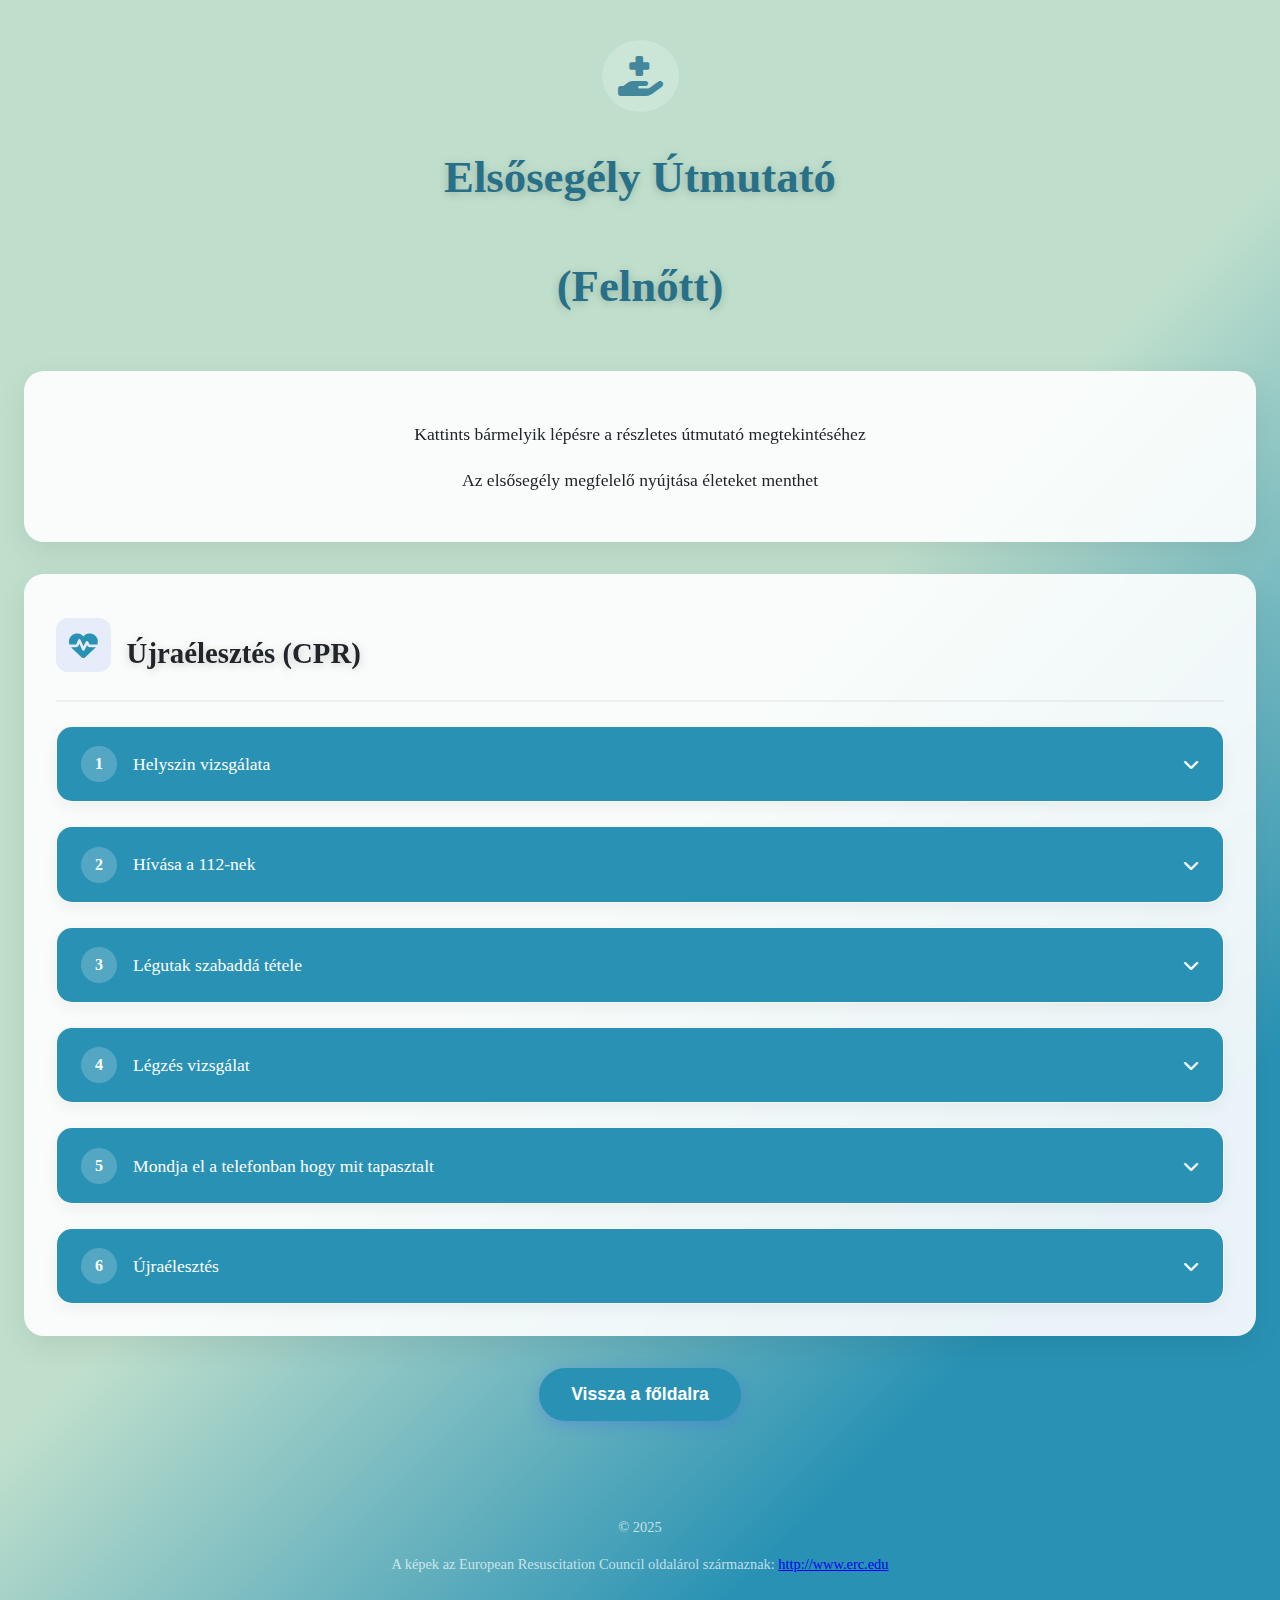
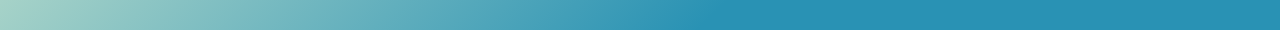
<file: felnott.html>
<!DOCTYPE html>
<html lang="en">
<head>
    <meta charset="UTF-8">
    <meta name="viewport" content="width=device-width, initial-scale=1.0">
    <link rel="stylesheet" href="https://cdnjs.cloudflare.com/ajax/libs/font-awesome/6.4.0/css/all.min.css">
    <link rel="stylesheet" href="card.css">
    
    <title>Te is menthetsz életet - a hősök köztünk élnek</title>
</head>
<body>
  <div class="container">
        <header>
            <div class="logo">
                <i class="fas fa-hand-holding-medical"></i>
            </div>
            <h1>Elsősegély Útmutató</h1>
            <h2>(Felnőtt)</h2>
        </header>
        
        <div class="instructions">
            <p>Kattints bármelyik lépésre a részletes útmutató megtekintéséhez</p>
            <p>Az elsősegély megfelelő nyújtása életeket menthet</p>
        </div>
        
        
                        <div class="section">
                <div class="section-title">
                    <i class="fas fa-heartbeat"></i>
                    <h2>Újraélesztés (CPR)</h2>
                </div>
                
                <div class="cards-grid">
                    <div class="card" onclick="toggleCard(this)">
                        <div class="card-header">
                            <div class="step-badge">1</div>
                            <div class="card-title">Helyszin vizsgálata</div>
                            <i class="fas fa-chevron-down"></i>
                        </div>
                        <div class="card-content">
                            Nézze meg, hogy biztonságos –e a helyszín, ha igen, menjen oda a sérülthöz. Szólítsa meg hangosan, ha nem reagál, térdeljen le mellé, szólítsa meg újra, majd rázza meg a vállát.
                            <br><img src="adultimage/felnott1.jpg" alt="1lepes">
                        </div>
                    </div>
                    
                    <div class="card" onclick="toggleCard(this)">
                        <div class="card-header">
                            <div class="step-badge">2</div>
                            <div class="card-title">Hívása a 112-nek</div>
                            <i class="fas fa-chevron-down"></i>
                        </div>
                        <div class="card-content">
                            Ha továbbra sem reagál, nézzen körül, ha lát maga körül embereket, szóljon nekik, hogy hívjanak mentőt, ha nincs Ön körül senki, akkor tárcsázza a 112-t, vagy indítsa el az ÉletMentő appot.
                            <br><img src="adultimage/felnott2.jpg" alt="2lepes">
                        </div>
                    </div>
                    
                    <div class="card" onclick="toggleCard(this)">
                        <div class="card-header">
                            <div class="step-badge">3</div>
                            <div class="card-title">Légutak szabaddá tétele</div>
                            <i class="fas fa-chevron-down"></i>
                        </div>
                        <div class="card-content">
                            Emelje fel a sérült állát, tegye szabaddá a légutakat.
                            <br><img src="adultimage/felnott3.jpg" alt="3lepes">
                        </div>
                    </div>
                    
                    <div class="card" onclick="toggleCard(this)">
                        <div class="card-header">
                            <div class="step-badge">4</div>
                            <div class="card-title">Légzés vizsgálat</div>
                            <i class="fas fa-chevron-down"></i>
                        </div>
                        <div class="card-content">
                            Hajoljon a sérült fölé és 10 másodpercig vizsgálja a légzését. 10 másodperc alatt 2 erős légvételt kell, hogy halljon.
                            <br><img src="adultimage/felnott4.jpg" alt="4lepes">
                        </div>
                    </div>
                    
                    <div class="card" onclick="toggleCard(this)">
                        <div class="card-header">
                            <div class="step-badge">5</div>
                            <div class="card-title">Mondja el a telefonban hogy mit tapasztalt</div>
                            <i class="fas fa-chevron-down"></i>
                        </div>
                        <div class="card-content">
                            A telefonban a diszpécser végig segíteni fog Önnek! Mondja el, hogy hívják, hol van most pontosan, hány sérült van, milyen sérülést tapasztal. A telefont a mentők kiérkezéséig NE TEGYE LE! 
                            <br><img src="adultimage/kartya5.webp" alt="5lepes">
                        </div>
                    </div>
                    
                    <div class="card" onclick="toggleCard(this)">
                        <div class="card-header">
                            <div class="step-badge">6</div>
                            <div class="card-title">Újraélesztés</div>
                            <i class="fas fa-chevron-down"></i>
                        </div>
                        <div class="card-content">
                           Kezdje meg az újraélesztést. Kulcsolja össze a kezeit, majd a szegycsont végétől 2 ujjnyira helyezze a tenyérgyököt a szegycsontra és nyomja le 5-6 cm mélyen. A lenyomásokat folyamatosan végezze, amíg a mentősök ki nem érnek. Ne feledje: ha nem csinálja tökéletesen, még akkor is többet tesz a betegért, mintha nem csinálna semmit. 
                            <br><img src="adultimage/felnott6.jpg" alt="6lepes">
                        </div>
                    </div>
                </div>
            </div>
        </div>

            
           
        <button class="vissza"><a href="index.html">Vissza a főldalra</a></button>

        <footer>
            <p> &copy; 2025
            <p>A képek az European Resuscitation Council oldalárol származnak: <a href="http://www.erc.edu">http://www.erc.edu</a></p>
            </p>
        </footer>
    </div>


    <script src="card.js"></script>    
</body>
</html>
</file>
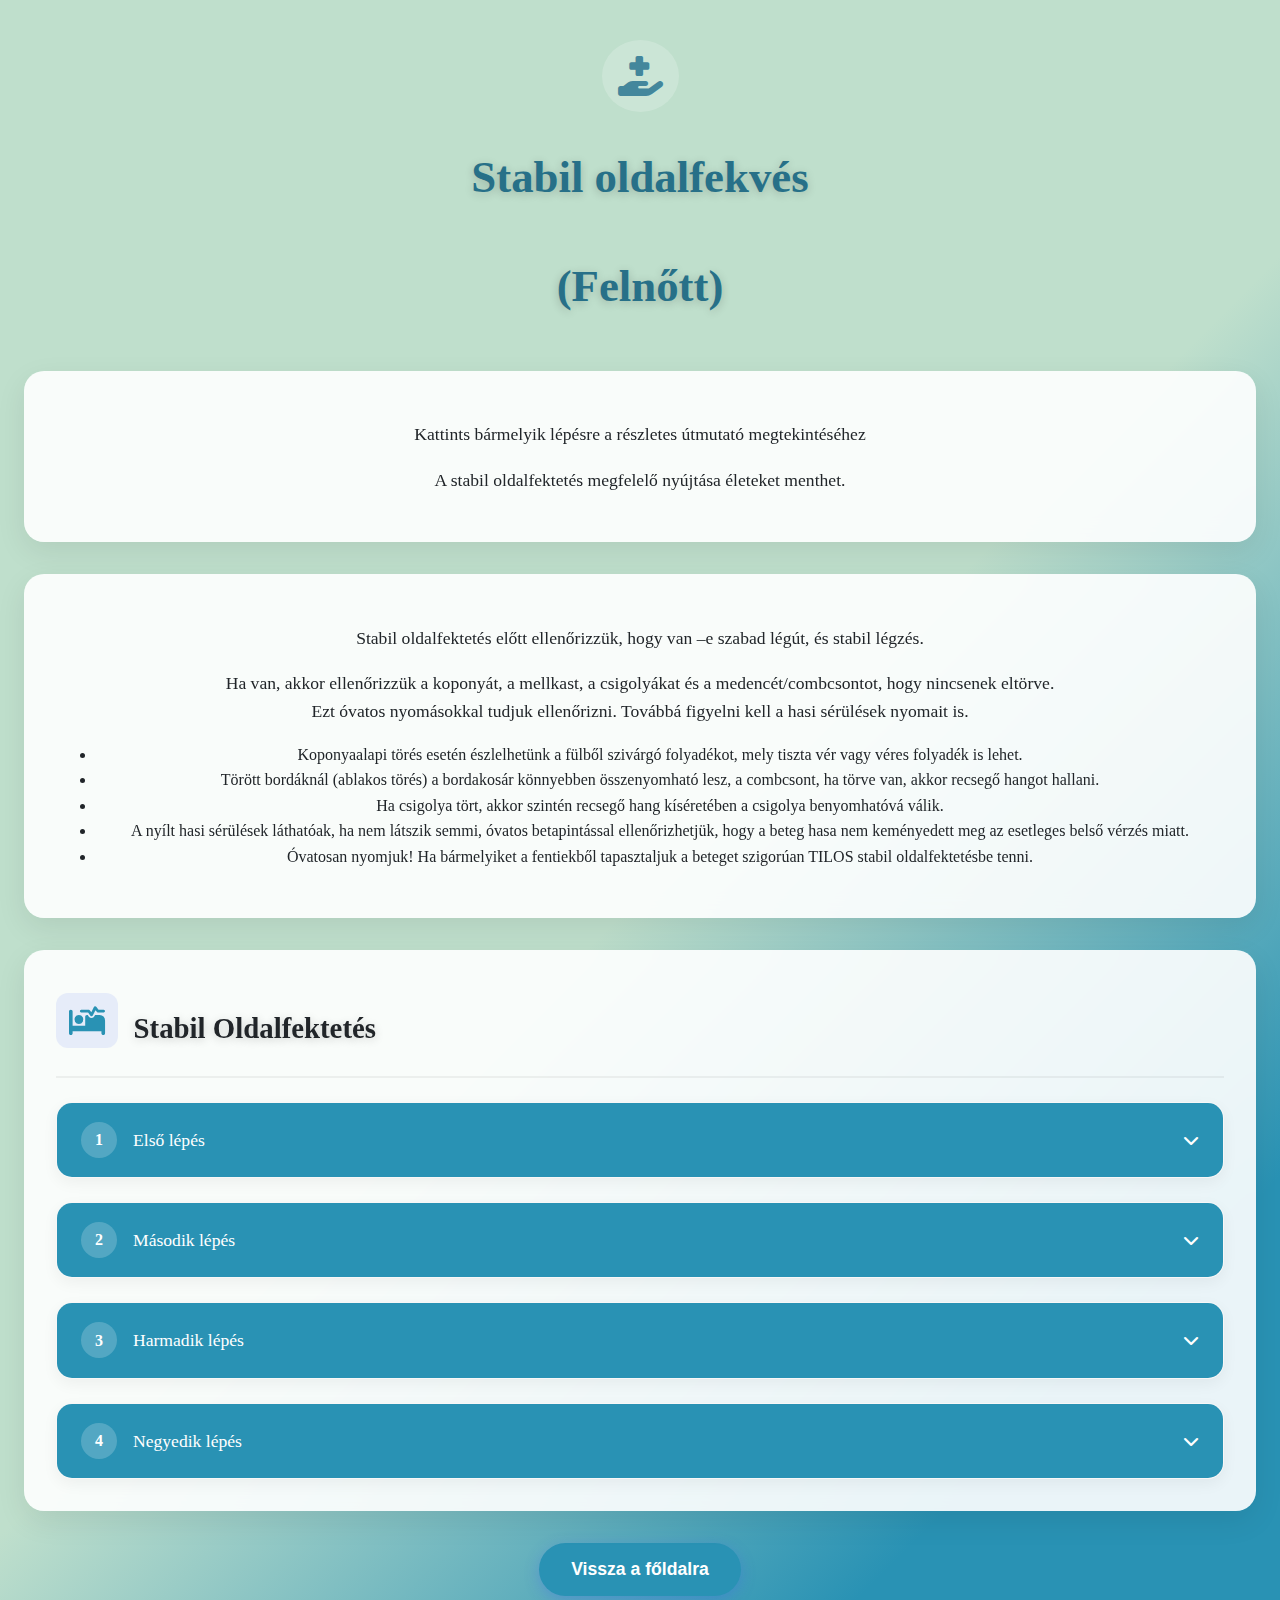
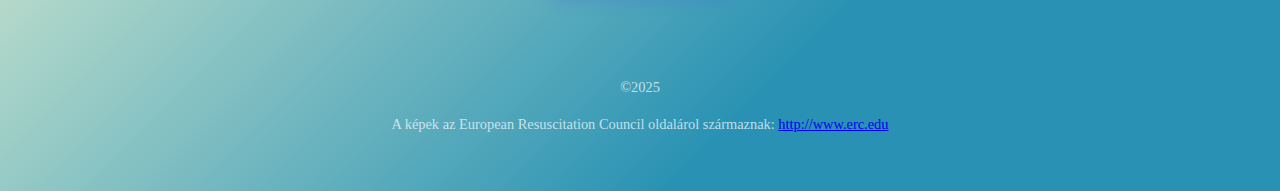
<file: felnott2.html>
<!DOCTYPE html>
<html lang="en">
  <head>
    <meta charset="UTF-8" />
    <meta name="viewport" content="width=device-width, initial-scale=1.0" />
    <link
      rel="stylesheet"
      href="https://cdnjs.cloudflare.com/ajax/libs/font-awesome/6.4.0/css/all.min.css"
    />
    <link rel="stylesheet" href="card.css" />
    <title>Te is menthetsz életet - a hősök köztünk élnek</title>
  </head>
  <body>
    <div class="container">
      <header>
        <div class="logo">
          <i class="fas fa-hand-holding-medical"></i>
        </div>
        <h1>Stabil oldalfekvés</h1>
        <h2>(Felnőtt)</h2>
      </header>

      <div class="instructions">
        <p>Kattints bármelyik lépésre a részletes útmutató megtekintéséhez</p>
        <p>A stabil oldalfektetés megfelelő nyújtása életeket menthet.</p>
      </div>

      <div class="instructions">
        <p>
          Stabil oldalfektetés előtt ellenőrizzük, hogy van –e szabad légút, és
          stabil légzés.
        </p>
        <p>
          Ha van, akkor ellenőrizzük a koponyát, a mellkast, a csigolyákat és a
          medencét/combcsontot, hogy nincsenek eltörve. <br />
          Ezt óvatos nyomásokkal tudjuk ellenőrizni. Továbbá figyelni kell a
          hasi sérülések nyomait is.
        </p>
        <ul>
          <li>
            Koponyaalapi törés esetén észlelhetünk a fülből szivárgó folyadékot,
            mely tiszta vér vagy véres folyadék is lehet.
          </li>
          <li>
            Törött bordáknál (ablakos törés) a bordakosár könnyebben
            összenyomható lesz, a combcsont, ha törve van, akkor recsegő hangot
            hallani.
          </li>
          <li>
            Ha csigolya tört, akkor szintén recsegő hang kíséretében a csigolya
            benyomhatóvá válik.
          </li>
          <li>
            A nyílt hasi sérülések láthatóak, ha nem látszik semmi, óvatos
            betapintással ellenőrizhetjük, hogy a beteg hasa nem keményedett meg
            az esetleges belső vérzés miatt.
          </li>
          <li>
            Óvatosan nyomjuk! Ha bármelyiket a fentiekből tapasztaljuk a beteget
            szigorúan TILOS stabil oldalfektetésbe tenni.
          </li>
        </ul> 
        
      </div>

      <div class="section">
        <div class="section-title">
          <i class="fas fa-procedures"></i>
          <h2>Stabil Oldalfektetés</h2>
        </div>

        <div class="cards-grid">
          <div class="card" onclick="toggleCard(this)">
            <div class="card-header">
              <div class="step-badge">1</div>
              <div class="card-title">Első lépés</div>
              <i class="fas fa-chevron-down"></i>
            </div>
            <div class="card-content">
              Fordítsa a beteget hanyatt, nyújtsa ki mindkét lábát! Térdeljen az
              áldozat mellé, majd az Önhöz közelebb eső kezét helyezze a testre
              merőlegesen kifelé, a könyököt hajlítsa be, a tenyér felfelé
              nézzen!
              <br /><img src="/adultstabil/1.jpg" alt="1lepes" />
            </div>
          </div>

          <div class="card" onclick="toggleCard(this)">
            <div class="card-header">
              <div class="step-badge">2</div>
              <div class="card-title">Második lépés</div>
              <i class="fas fa-chevron-down"></i>
            </div>
            <div class="card-content">
              A másik keze keresztben a mellkason, a kézhát érjen az arcához! A
              tenyerét tartsa itt az átfordítás alatt!
              <br /><img src="/adultstabil/2.jpg" alt="2lepes" />
            </div>
          </div>

          <div class="card" onclick="toggleCard(this)">
            <div class="card-header">
              <div class="step-badge">3</div>
              <div class="card-title">Harmadik lépés</div>
              <i class="fas fa-chevron-down"></i>
            </div>
            <div class="card-content">
              Szabad kezével a távolabbi lábát térdnél behajlítva húzza fel úgy,
              hogy a talp a talajra feküdjön! Az egyik keze maradjon az arcánál,
              a másik kezével a térdénél (combjánál) fogva óvatosan fordítsa át!
              <br /><img src="/adultstabil/3.jpg" alt="3lepes" />
            </div>
          </div>

          <div class="card" onclick="toggleCard(this)">
            <div class="card-header">
              <div class="step-badge">4</div>
              <div class="card-title">Negyedik lépés</div>
              <i class="fas fa-chevron-down"></i>
            </div>
            <div class="card-content">
              Átfordítás után: A lábakat helyezze el a képen látható módon, azaz
              felül lévő végtag csípőízületnél és térdnél is derékszögben legyen
              behajlítva. Az arc alatti tenyeret igazítsa úgy, hogy a fej kissé
              hátra és kissé lefelé legyen! A beteget lehetőleg ne hagyja
              magára, ellenőrizd továbbra is folyamatosan a légzését!
              <br /><img src="adultstabil/4.jpg" alt="4lepes" />
            </div>
          </div>
        </div>
      </div>
    </div>

    <button class="vissza"><a href="index.html">Vissza a főldalra</a></button>
    <footer>
      &copy;2025
      <p>
        A képek az European Resuscitation Council oldalárol származnak:
        <a href="http://www.erc.edu">http://www.erc.edu</a>
      </p>
    </footer>

    <script src="card.js"></script>
  </body>
</html>
</file>
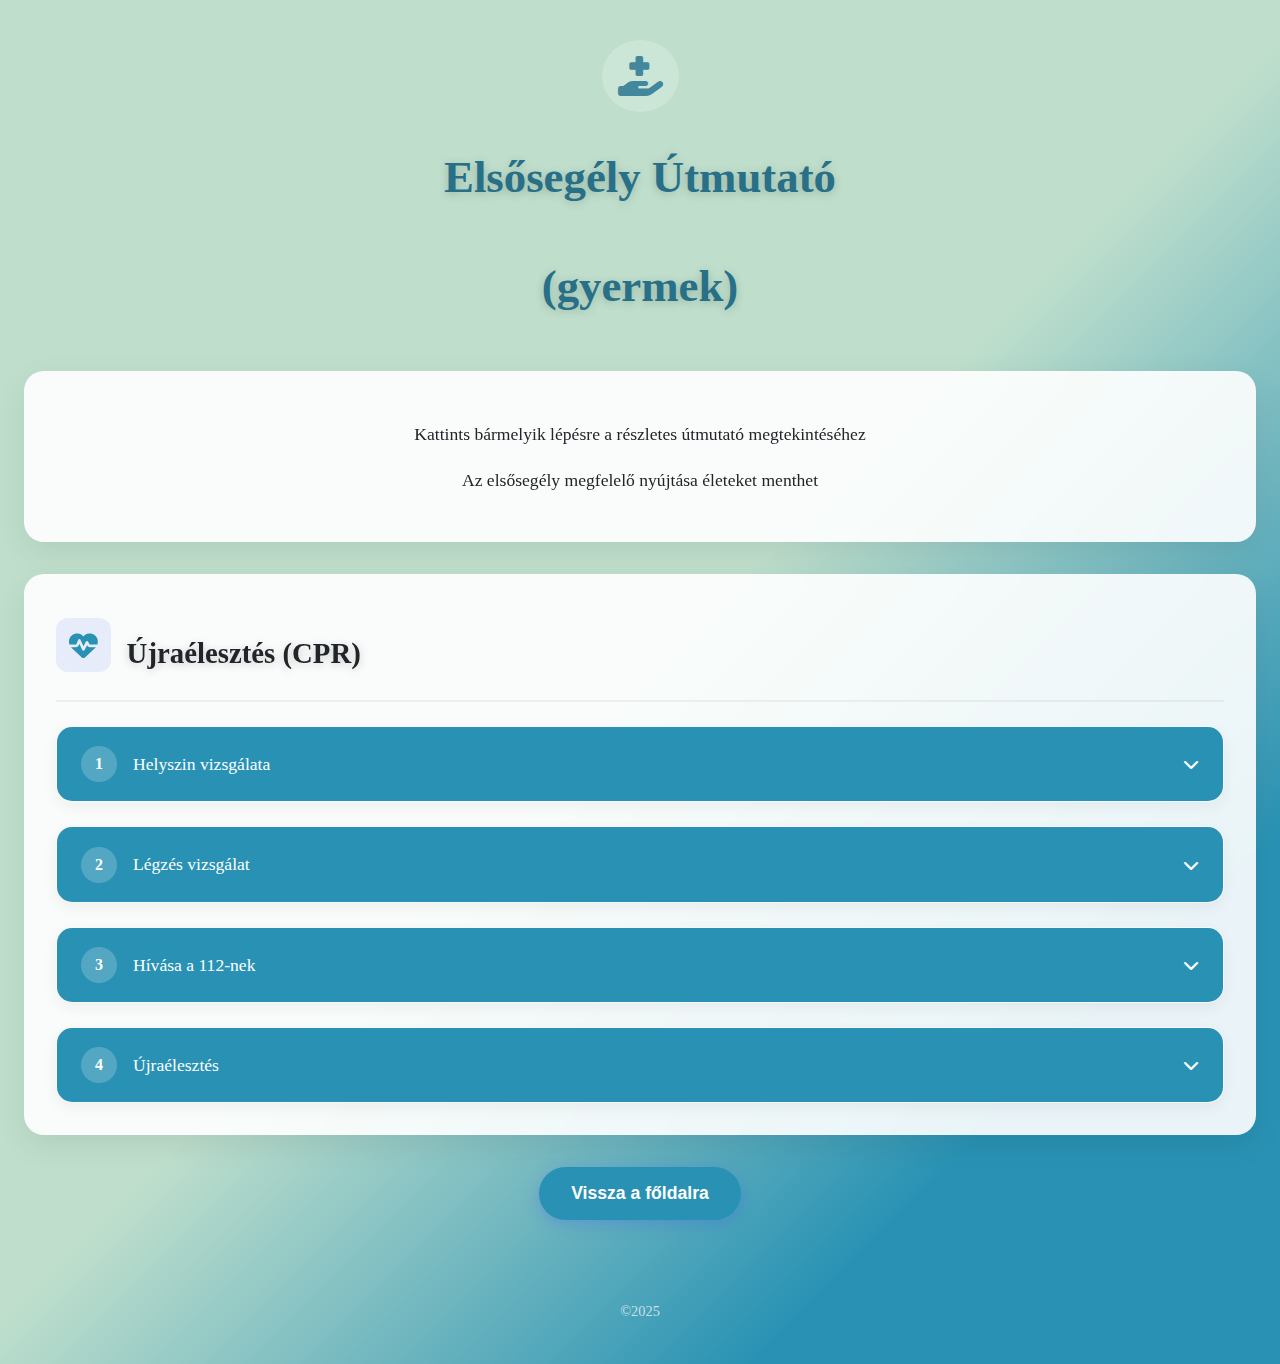
<file: gyerek.html>
<!DOCTYPE html>
<html lang="en">
<head>
    <meta charset="UTF-8">
    <meta name="viewport" content="width=device-width, initial-scale=1.0">
    <link rel="stylesheet" href="https://cdnjs.cloudflare.com/ajax/libs/font-awesome/6.4.0/css/all.min.css">
    <link rel="stylesheet" href="card.css">
    <title>Te is menthetsz életet - a hősök köztünk élnek</title>
</head>
<body>
    
    <div class="container">
        <header>
            <div class="logo">
                <i class="fas fa-hand-holding-medical"></i>
            </div>
            <h1>Elsősegély Útmutató</h1>
            <h2>(gyermek)</h2>
        </header>
        
        <div class="instructions">
            <p>Kattints bármelyik lépésre a részletes útmutató megtekintéséhez</p>
            <p>Az elsősegély megfelelő nyújtása életeket menthet</p>
        </div>
        
        
                        <div class="section">
                <div class="section-title">
                    <i class="fas fa-heartbeat"></i>
                    <h2>Újraélesztés (CPR)</h2>
                </div>
                
                <div class="cards-grid">
                    <div class="card" onclick="toggleCard(this)">
                        <div class="card-header">
                            <div class="step-badge">1</div>
                            <div class="card-title">Helyszin vizsgálata</div>
                            <i class="fas fa-chevron-down"></i>
                        </div>
                        <div class="card-content">
                            Vizsgáld meg, hogy biztonságos –e a terep. Ha igen, menj oda a sérülthöz és jó hangosan köszönj neki: „Jó napot!” Ha nem mozdul, rázd meg a vállát. 
                            <br><img src="kidimage/kartya1.webp" alt="1lepes">
                        </div>
                    </div>
                    
                    <div class="card" onclick="toggleCard(this)">
                        <div class="card-header">
                            <div class="step-badge">2</div>
                            <div class="card-title">Légzés vizsgálat</div>
                            <i class="fas fa-chevron-down"></i>
                        </div>
                        <div class="card-content">
                            Vizsgáld meg, hogy vesz –e levegőt. Kicsit emeld meg az állát és tedd a füledet az orra fölé. Számolj el 10-ig lassan. Ennyi idő alatt 2 levegőt kell, hogy vegyen. 
                            <br><img src="kidimage/kartya2.webp" alt="2lepes">
                        </div>
                    </div>
                    
                    <div class="card" onclick="toggleCard(this)">
                        <div class="card-header">
                            <div class="step-badge">3</div>
                            <div class="card-title">Hívása a 112-nek</div>
                            <i class="fas fa-chevron-down"></i>
                        </div>
                        <div class="card-content">
                            Ha nem hallottad, hogy levegőt vett, akkor hívd a mentősöket a 112 számon. Mondd el hogy hívnak, hol vagy most, mit tapasztaltál. 
                            <br><img src="kidimage/kartya3.webp" alt="3lepes">
                        </div>
                    </div>
                    
                    <div class="card" onclick="toggleCard(this)">
                        <div class="card-header">
                            <div class="step-badge">4</div>
                            <div class="card-title">Újraélesztés</div>
                            <i class="fas fa-chevron-down"></i>
                        </div>
                        <div class="card-content">
                            Mindenben segíteni fognak. Csak tedd, amit mondanak. Amennyire tudod, nyomd le a mellkasát a kemény szegycsont részénél a mellkasán, majd engedd fel. Addig végezd ezt, amíg ki nem érnek a mentősök. 
                            <br><img src="kidimage/kartya4.webp" alt="4lepes">
                        </div>
                    </div>
                    
                   
                </div>
            </div>
        </div>
 





    
 <button class="vissza"><a href="index.html">Vissza a főldalra</a></button>

    <footer>&copy;2025</footer>


    <script src="card.js"></script>    
</body>
</html>
</file>
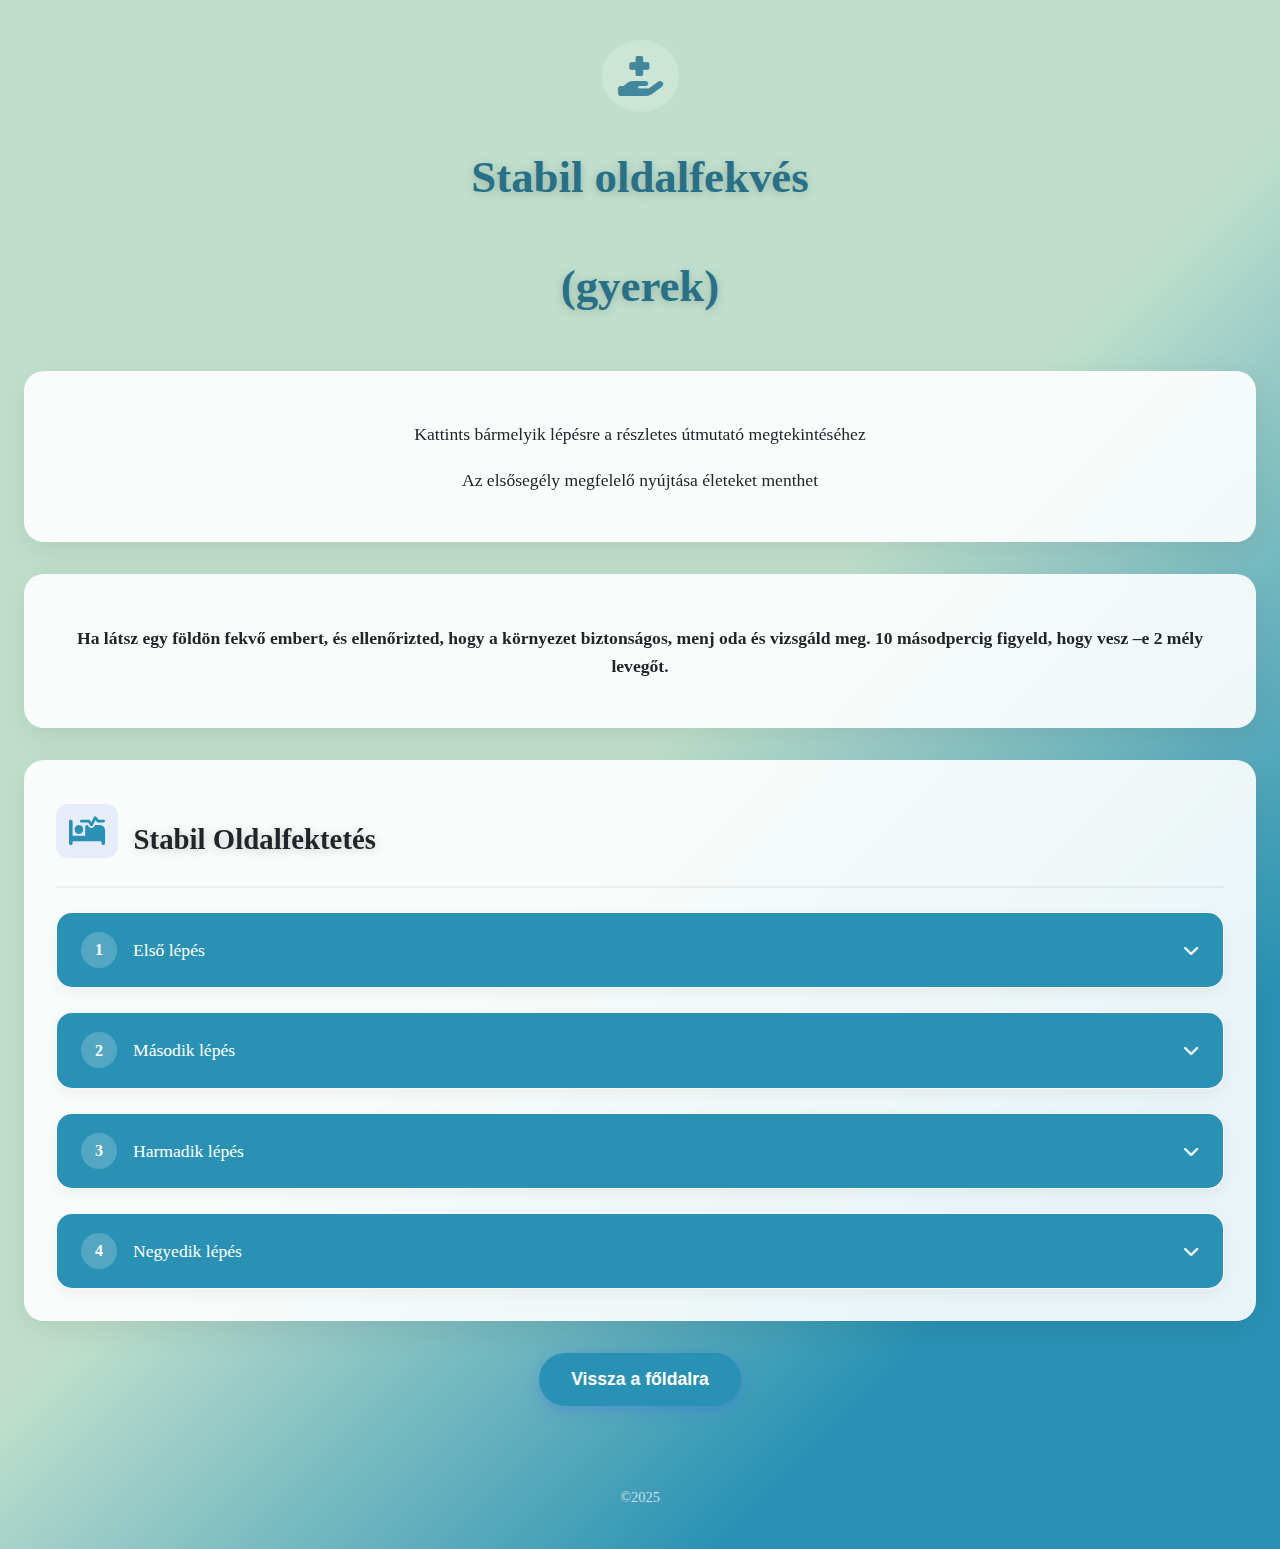
<file: gyerek2.html>
<!DOCTYPE html>
<html lang="en">
  <head>
    <meta charset="UTF-8" />
    <meta name="viewport" content="width=device-width, initial-scale=1.0" />
    <link
      rel="stylesheet"
      href="https://cdnjs.cloudflare.com/ajax/libs/font-awesome/6.4.0/css/all.min.css"
    />
    <link rel="stylesheet" href="card.css" />
    <title>Te is menthetsz életet - a hősök köztünk élnek</title>
  </head>
  <body>
    <div class="container">
      <header>
        <div class="logo">
          <i class="fas fa-hand-holding-medical"></i>
        </div>
        <h1>Stabil oldalfekvés</h1>
        <h2>(gyerek)</h2>
      </header>

      <div class="instructions">
        <p>Kattints bármelyik lépésre a részletes útmutató megtekintéséhez</p>
        <p>Az elsősegély megfelelő nyújtása életeket menthet</p>
      </div>

      <div class="instructions">
        <p>
          <strong>Ha látsz egy földön fekvő embert, és ellenőrizted, hogy a környezet
          biztonságos, menj oda és vizsgáld meg. 10 másodpercig figyeld, hogy
          vesz –e 2 mély levegőt.</strong>
        </p>
      </div>

      <div class="section">
        <div class="section-title">
          <i class="fas fa-procedures"></i>
          <h2>Stabil Oldalfektetés</h2>
        </div>

        <div class="cards-grid">
          <div class="card" onclick="toggleCard(this)">
            <div class="card-header">
              <div class="step-badge">1</div>
              <div class="card-title">Első lépés</div>
              <i class="fas fa-chevron-down"></i>
            </div>
            <div class="card-content">
              Fordítsd a beteget hanyatt, nyújtsd ki mindkét lábát! Térdeljen a
              földön fekvő mellé, majd a hozzád közelebb eső kezét helyezd a
              testtől messze kifelé, a könyököt hajlítsd be, a tenyér felfelé
              nézzen!
              <br /><img src="/kidstabil/1.png" alt="1lepes" />
            </div>
          </div>

          <div class="card" onclick="toggleCard(this)">
            <div class="card-header">
              <div class="step-badge">2</div>
              <div class="card-title">Második lépés</div>
              <i class="fas fa-chevron-down"></i>
            </div>
            <div class="card-content">
              A másik kezét tedd keresztbe a mellkason, a kézhát érjen az
              arcához! A tenyerét tartsd itt az átfordítás alatt!
              <br /><img src="/kidstabil/2.png" alt="2lepes" />
            </div>
          </div>

          <div class="card" onclick="toggleCard(this)">
            <div class="card-header">
              <div class="step-badge">3</div>
              <div class="card-title">Harmadik lépés</div>
              <i class="fas fa-chevron-down"></i>
            </div>
            <div class="card-content">
              Szabad kezeddel a távolabbi lábát térdnél behajlítva húzza fel –ha
              nehéz, a nadrágját is megfoghatod a térdénél- úgy, hogy a lábát
              talpra húzod! Az egyik kezed maradjon az arcánál, a másik kezeddel
              a térdénél (combjánál) fogva óvatosan fordítsa át!
              <br /><img src="/kidstabil/3.png" alt="3lepes" />
            </div>
          </div>

          <div class="card" onclick="toggleCard(this)">
            <div class="card-header">
              <div class="step-badge">4</div>
              <div class="card-title">Negyedik lépés</div>
              <i class="fas fa-chevron-down"></i>
            </div>
            <div class="card-content">
              Átfordítás után: A lábakat helyezd el a képen látható módon, azaz
              felül lévő végtag csípőben és térdnél is derékszögben legyen
              behajlítva. Az arc alatti tenyeret igazítsd úgy, hogy a fej kissé
              hátra és kissé lefelé legyen! A beteget lehetőleg ne hagyd magára,
              ellenőrizd továbbra is folyamatosan a légzését! És hív a 112-t!
              <br /><img src="/kidstabil/4.png" alt="4lepes" />
            </div>
          </div>
        </div>
      </div>
    </div>

    <button class="vissza"><a href="index.html">Vissza a főldalra</a></button>
    <footer>&copy;2025 </footer>

    <script src="card.js"></script>
  </body>
</html>
</file>
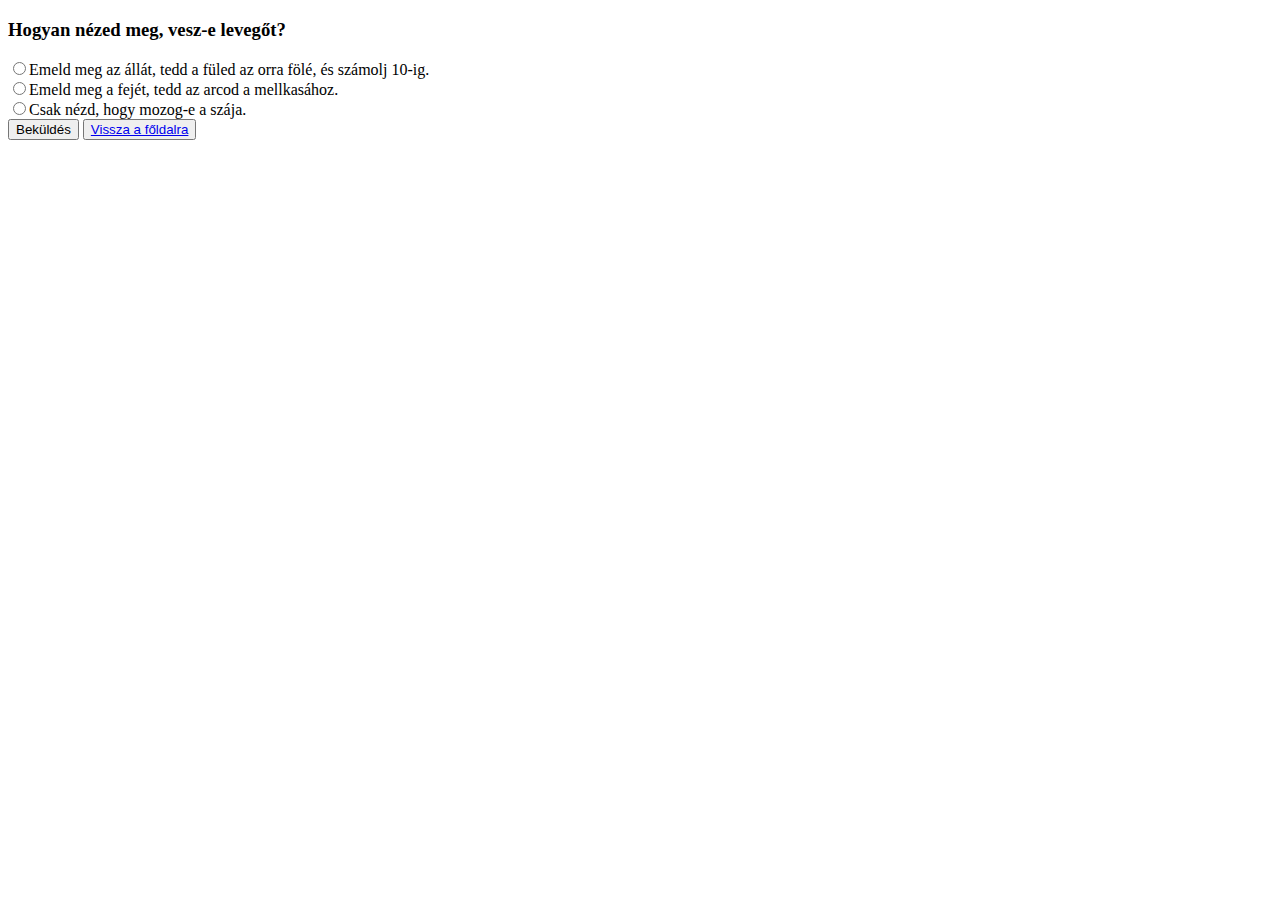
<file: kwiz2.html>
<!DOCTYPE html>
<html lang="en">
<head>
    <meta charset="UTF-8">
    <meta name="viewport" content="width=device-width, initial-scale=1.0">
    <title>Teszt a gyerek kérdőívhez</title>
</head>
<body onload="writeJson()">
    <form action="" id="datas" name="data">
        

    </form>

    <input type="button" value="Beküldés" onclick="Kiszamol()">
    
    
    <button class="vissza"><a href="index.html">Vissza a főldalra</a></button>
    <script src="kwiz2.js"></script>
</body>
</html>
</file>
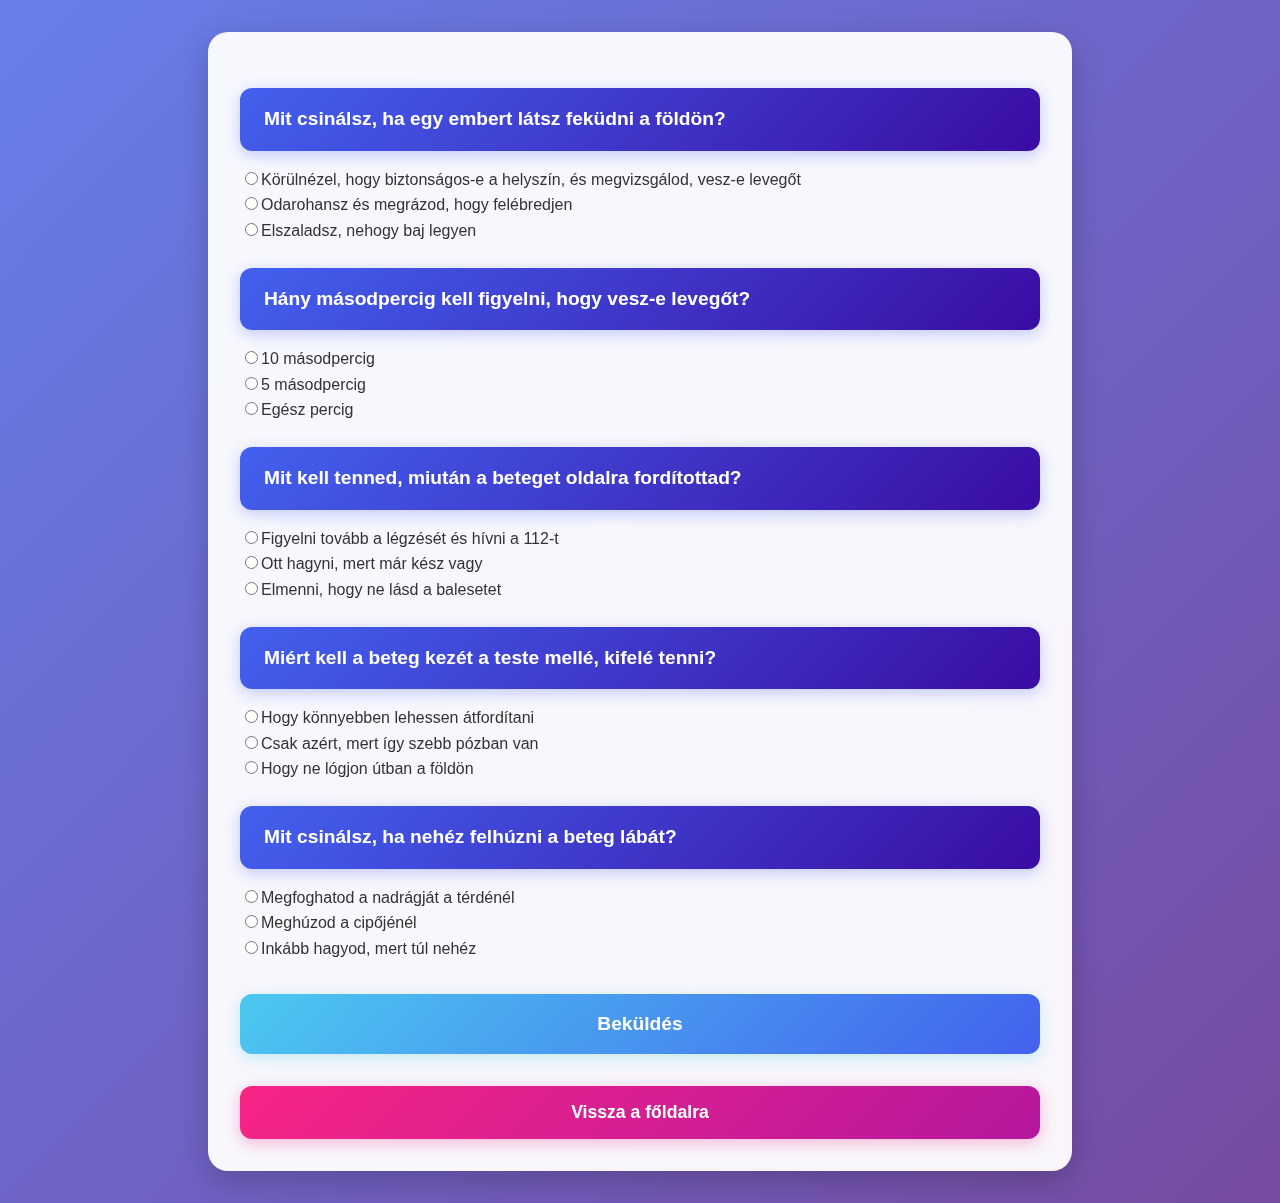
<file: kwiz3.html>
<!DOCTYPE html>
    <html lang="en">
    <head>
        <meta charset="UTF-8">
        <meta name="viewport" content="width=device-width, initial-scale=1.0">
        <link rel="stylesheet" href="qwiz.css">
        <title>Teszt a Felnött kérdőívhez</title>
    </head>
    <body onload="writeJson()">
        <div class="container">
        
        <form action="" id="datas" name="data">
            

        </form>
        <input type="button" value="Beküldés" onclick="Kiszamol()">

        <button class="vissza"><a href="index.html">Vissza a főldalra</a></button>
        </div>
        <script src="kwiz3.js"></script>
    </body>
    </html>
</file>
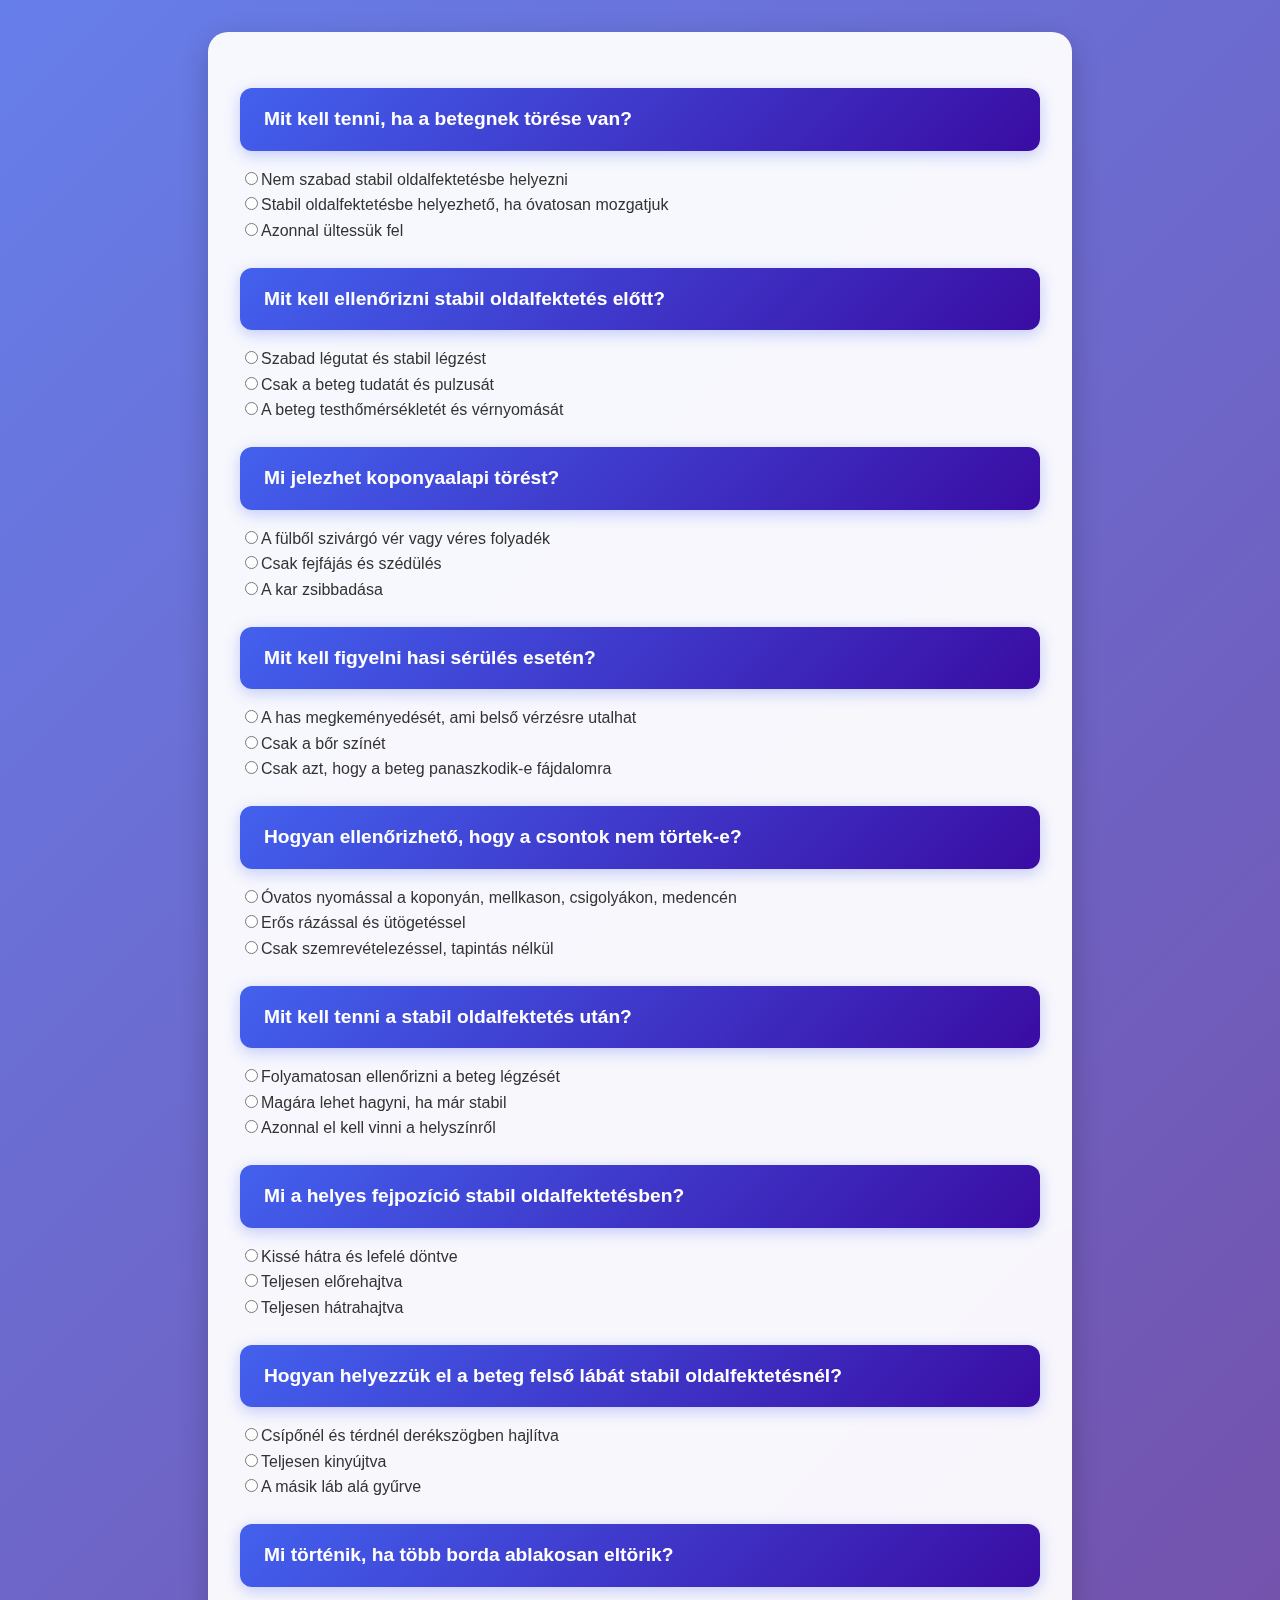
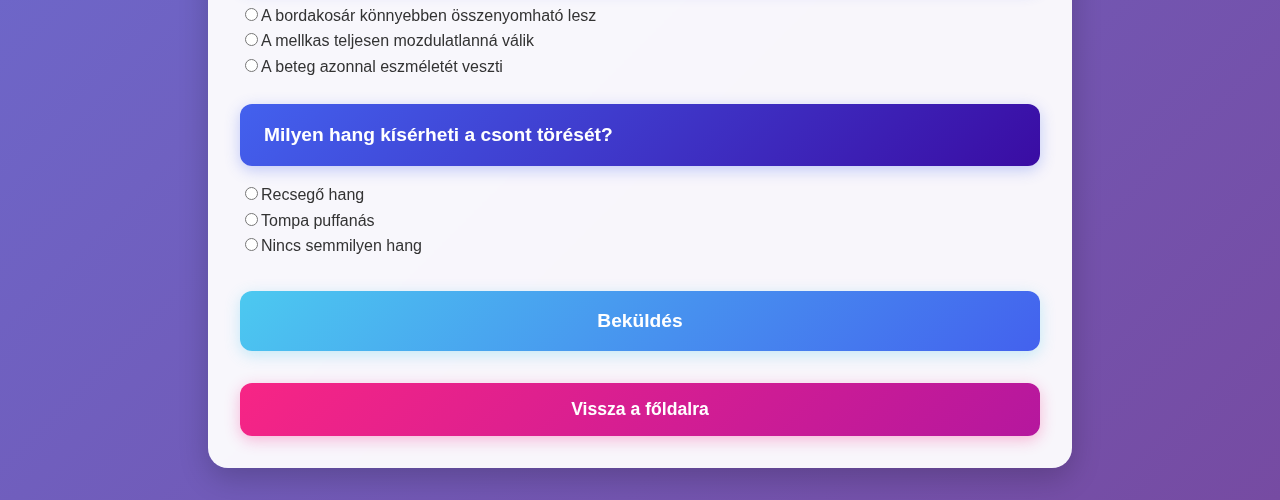
<file: kwiz4.html>
<!DOCTYPE html>
    <html lang="en">
    <head>
        <meta charset="UTF-8">
        <meta name="viewport" content="width=device-width, initial-scale=1.0">
        <link rel="stylesheet" href="qwiz.css">
        <title>Teszt a Felnött kérdőívhez</title>
    </head>
    <body onload="writeJson()">
        <div class="container">
        
        <form action="" id="datas" name="data">
            

        </form>
        <input type="button" value="Beküldés" onclick="Kiszamol()">

        <button class="vissza"><a href="index.html">Vissza a főldalra</a></button>
        </div>
        <script src="kwiz4.js"></script>
    </body>
    </html>
</file>
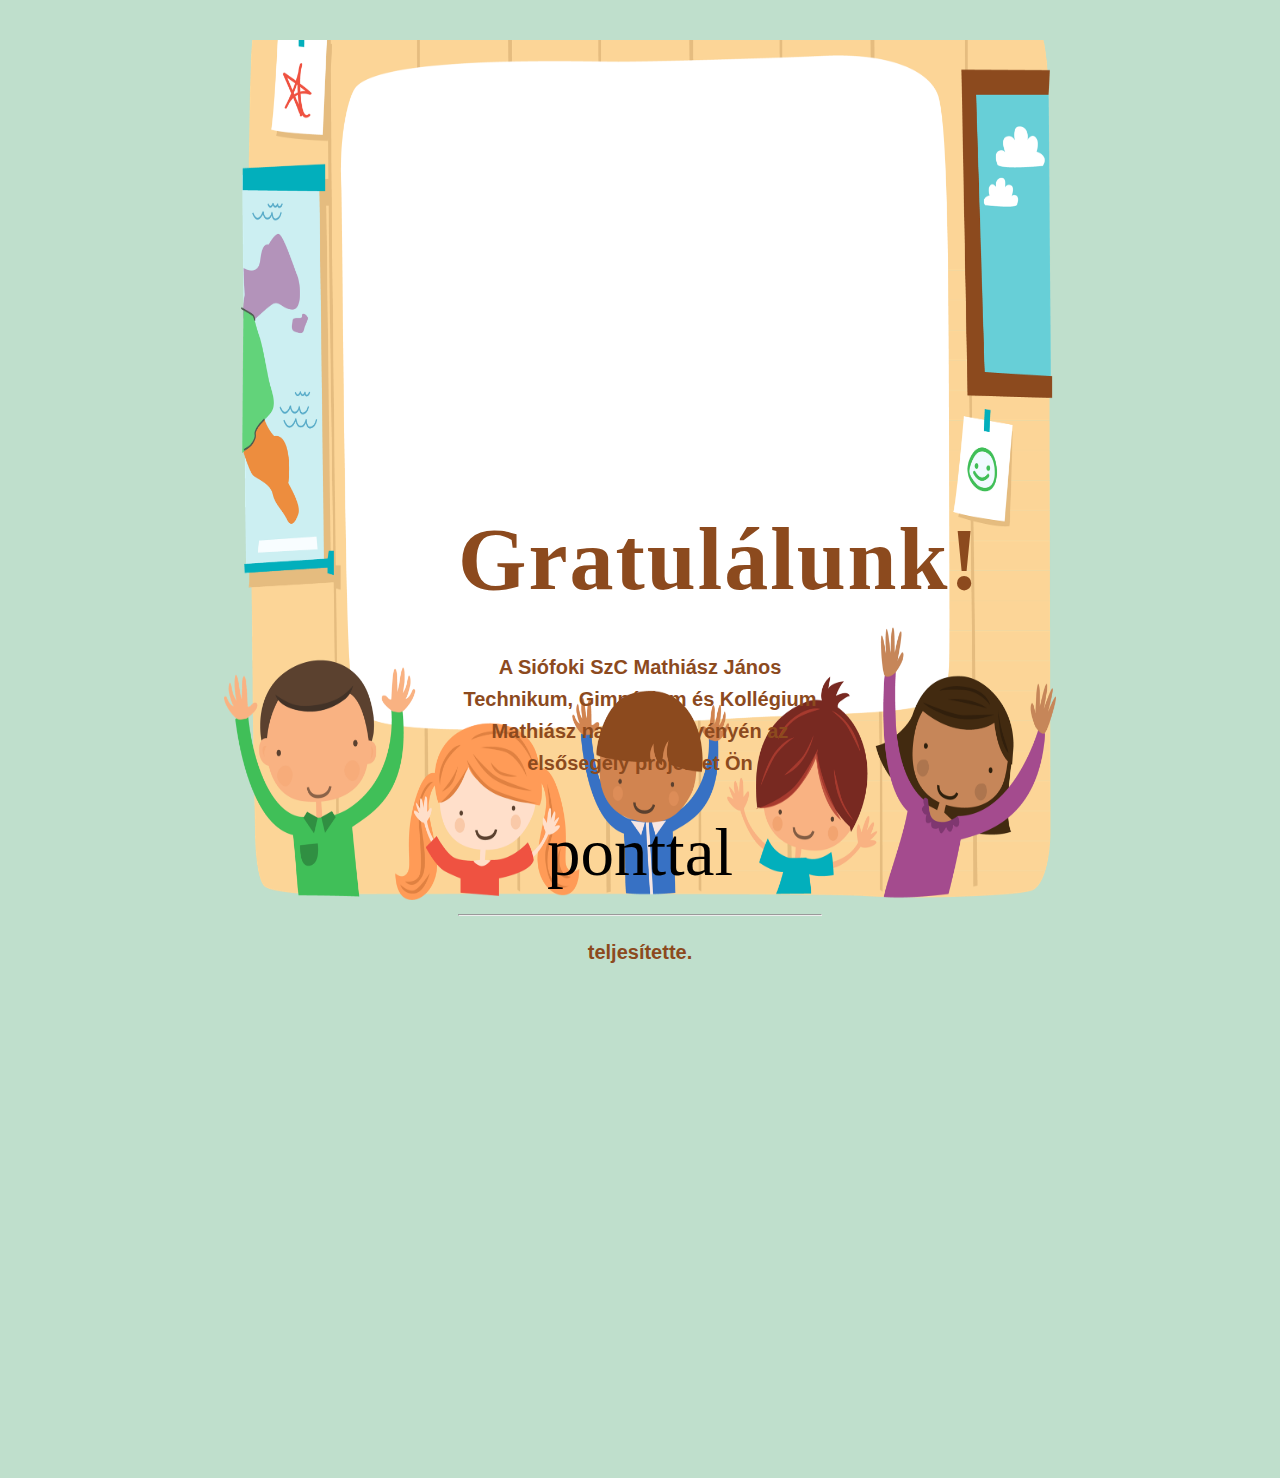
<file: oklevel-felnott.html>
<!DOCTYPE html>
<html lang="hu">
<head>
    <meta charset="UTF-8">
    <meta name="viewport" content="width=device-width, initial-scale=1.0">
    <link rel="stylesheet" href="style.css">
    <link rel="stylesheet" href="wave.css">
    <title>Te is menthetsz életet - a hősök köztünk élnek</title>
    <link rel="preconnect" href="https://fonts.googleapis.com">
    <link rel="preconnect" href="https://fonts.gstatic.com" crossorigin>
    <link href="https://fonts.googleapis.com/css2?family=Mulish:ital,wght@0,200..1000;1,200..1000&display=swap" rel="stylesheet">
</head>
<body>
    <div class="oklevel-felnott">
        <h1 class="h1-felnott">Gratulálunk!</h1>
        <h3 class="h3-felnott">A Siófoki SzC Mathiász János Technikum, Gimnázium és Kollégium Mathiász napi rendezvényén az elsősegély projektet Ön </h3>
        <p class="pont-felnott" id="pont-felnott">ponttal</p>
        <hr>
        <h3 class="h3-felnott">teljesítette.</h3>
        </div>
    </div>
    <script src="java.js"></script>  
</body>
</html>
</file>
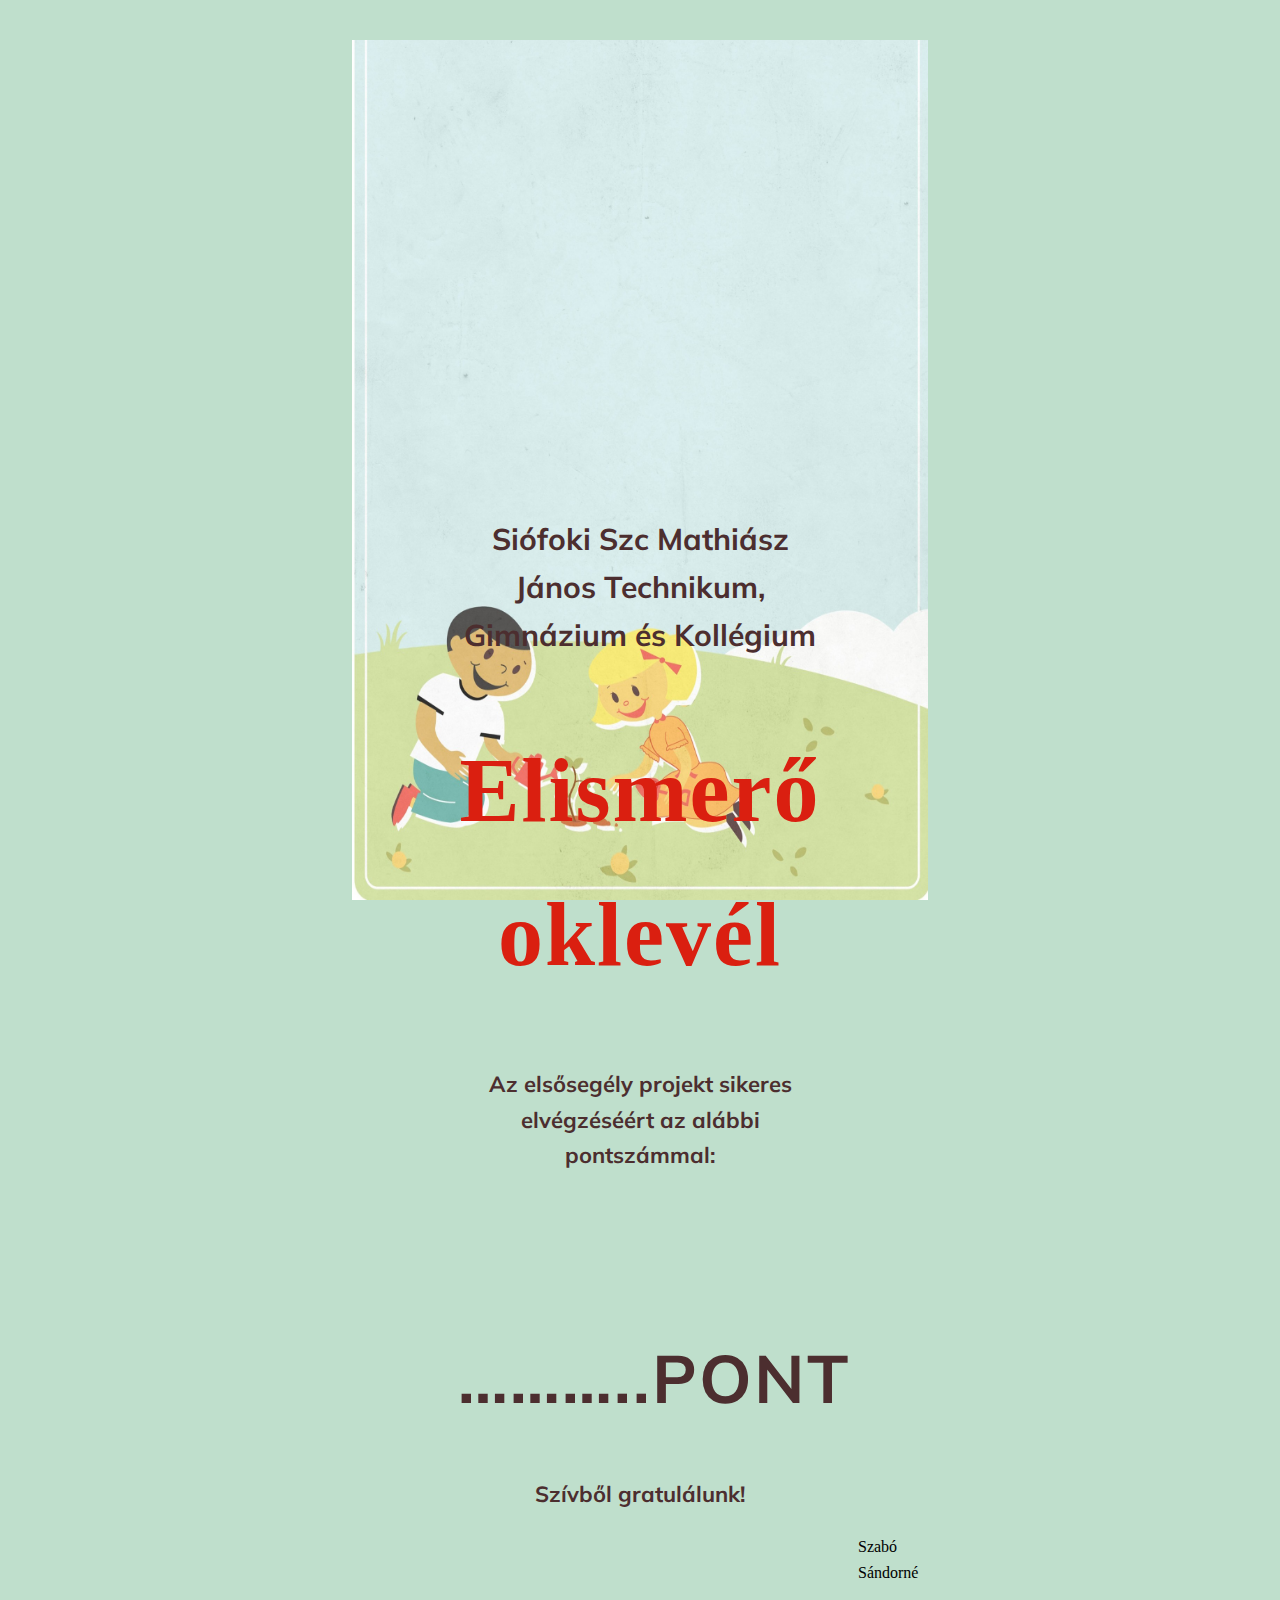
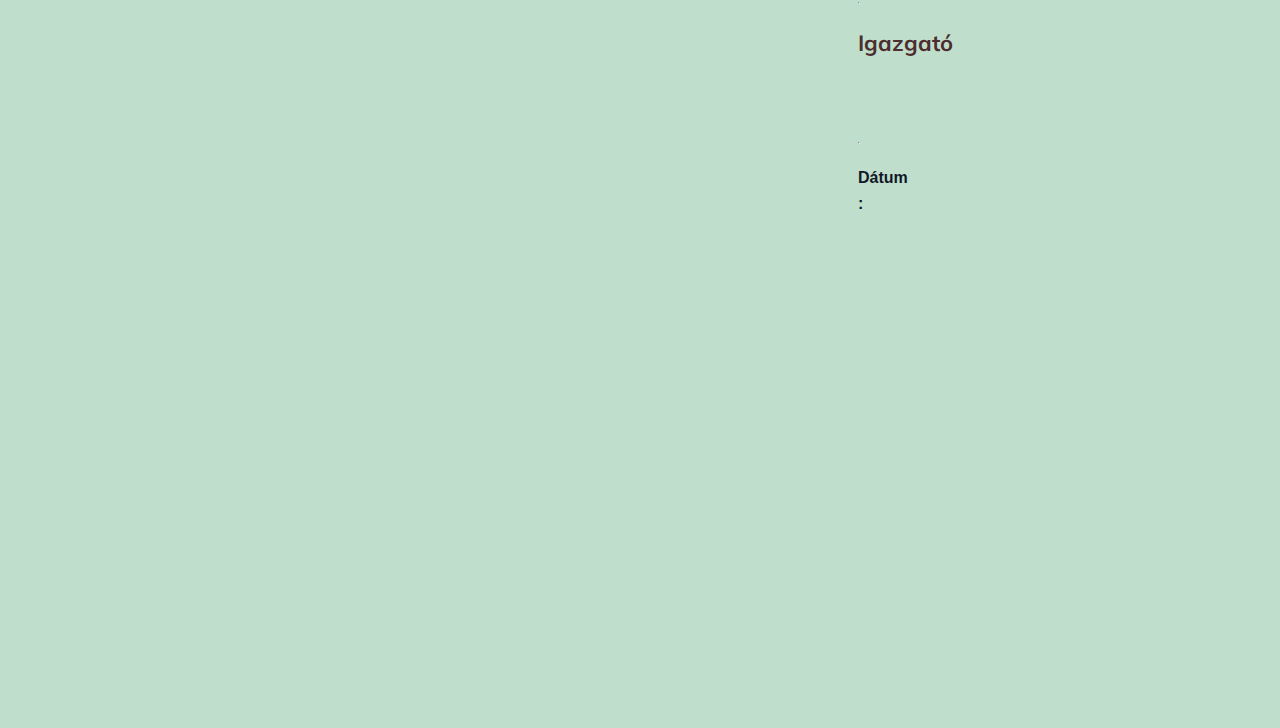
<file: oklevel-gyerek.html>
<!DOCTYPE html>
<html lang="hu">
<head>
    <meta charset="UTF-8">
    <meta name="viewport" content="width=device-width, initial-scale=1.0">
    <link rel="stylesheet" href="style.css">
    <link rel="stylesheet" href="wave.css">
    <title>Te is menthetsz életet - a hősök köztünk élnek</title>
    <link rel="preconnect" href="https://fonts.googleapis.com">
    <link rel="preconnect" href="https://fonts.gstatic.com" crossorigin>
    <link href="https://fonts.googleapis.com/css2?family=Mulish:ital,wght@0,200..1000;1,200..1000&display=swap" rel="stylesheet">
    <link href="https://fonts.googleapis.com/css2?family=Pacifico&display=swap" rel="stylesheet">
</head>
<body>
    <div class="oklevel-gyerek">
        <h2 class="h2-gyerek">​​Siófoki Szc Mathiász János Technikum,<br>Gimnázium és Kollégium​</h2>
        <h1 class="h1-gyerek">Elismerő oklevél</h1>
        <h3 class="h3-gyerek">Az elsősegély projekt sikeres elvégzéséért az alábbi<br>pontszámmal:</h3>
        <h1 class="pont-gyerek" id="pontszam-gyerek" onload="gyerekpontszam()">​​………..Pont​ </h1>
        <h3 class="h3-gyerek">​Szívből gratulálunk!</h3>
        <div class="jobbra-gyerek">
            <p class="alairas-gyerek" id="alairas-gyerek-igazgato">Szabó Sándorné</p>
            <hr>
            <h3 class="h3-gyerek">Igazgató</h3><br><br>
            <hr>
            <h4 class="h4-gyerek" id="datum-gyerek">Dátum​: </h4>
        </div>
    </div>
    <script src="oklevel-gyerek.js"></script>
</body>
</html>
</file>
<file: card.css>
:root {
    --primary:rgb(41, 146, 180);
    --secondary:  #5fb381;
    --accent: #43879c;
    --light: #f8f9fa;
    --dark: #212529;
    --success: #4bb543;
    --warning: #ffcc00;
    --danger: #dc3545;
    --card-bg: rgba(255, 255, 255, 0.9);
    --shadow: 0 10px 30px rgba(0, 0, 0, 0.08);
    --transition: all 0.3s ease;
}

img{
    max-width: 200px;
    max-height: 160px;
    display: block;
    margin: auto
}
        
       
        
body {
    background: linear-gradient(135deg,  #bfdfcc 50%, rgb(41, 146, 180) 80%);
    min-height: 100vh;
    display: flex;
    flex-direction: column;
    align-items: center;
    padding: 2rem 1rem;
    color: var(--dark);
    line-height: 1.6;
}
        
.container {
    width: 100%;
    max-width: 1400px;
    margin: 0 auto;
}
        
header {
    text-align: center;
    margin-bottom: 3rem;
    color: white;
}
        
.logo {
    font-size: 2.5rem;
    margin-bottom: 1rem;
    display: flex;
    justify-content: center;
    align-items: center;
    gap: 1rem;
}
        
.logo i {
    color: var(--accent);
    background: rgba(255, 255, 255, 0.2);
    padding: 1rem;
    border-radius: 50%;
}
        
h1 {
    color: rgb(39, 112, 136);
    font-size: 2.8rem;
    font-weight: 700;
    margin-bottom: 0.5rem;
    text-shadow: 0 2px 10px rgba(0, 0, 0, 0.2);
        }
h2 {
    color: rgb(39, 112, 136);
    font-size: 2.8rem;
    font-weight: 700;
    margin-bottom: 0.5rem;
    text-shadow: 0 2px 10px rgba(0, 0, 0, 0.2);
}
        
.subtitle {
    font-size: 1.2rem;
    opacity: 0.9;
    max-width: 600px;
    margin: 0 auto;
}
        
.dashboard {
    display: grid;
    grid-template-columns: repeat(auto-fit, minmax(400px, 1fr));
    gap: 2rem;
    margin-bottom: 3rem;
}
        
.section {
    background: var(--card-bg);
    border-radius: 20px;
    padding: 2rem;
    box-shadow: var(--shadow);
    backdrop-filter: blur(10px);
    transition: var(--transition);
}
        
.section:hover {
    transform: translateY(-5px);
    box-shadow: 0 15px 35px rgba(0, 0, 0, 0.15);
}
        
.section-title {
    display: flex;
    align-items: center;
    gap: 1rem;
    margin-bottom: 1.5rem;
    padding-bottom: 1rem;
    border-bottom: 2px solid rgba(0, 0, 0, 0.05);
}
        
.section-title i {
    font-size: 1.8rem;
    color: var(--primary);
    background: rgba(67, 97, 238, 0.1);
    padding: 0.8rem;
    border-radius: 12px;
}
        
.section-title h2 {
    font-size: 1.8rem;
    font-weight: 600;
    color: var(--dark);
}
        
.cards-grid {
    display: grid;
    gap: 1.5rem;
}
        
.card {
    background: white;
    border-radius: 16px;
    overflow: hidden;
    box-shadow: 0 5px 15px rgba(0, 0, 0, 0.05);
    transition: var(--transition);
    cursor: pointer;
    border: 1px solid rgba(0, 0, 0, 0.03);
}
        
        .card:hover {
            transform: translateY(-3px);
            box-shadow: 0 8px 25px rgba(0, 0, 0, 0.1);
        }
        
        .card-header {
            display: flex;
            align-items: center;
            padding: 1.2rem 1.5rem;
            background: var(--primary);
            color: white;
            transition: var(--transition);
        }
        
        .card:hover .card-header {
            background: var(--secondary);
        }
        
        .step-badge {
            display: flex;
            align-items: center;
            justify-content: center;
            width: 36px;
            height: 36px;
            background: rgba(255, 255, 255, 0.2);
            border-radius: 50%;
            margin-right: 1rem;
            font-weight: 600;
        }
        
        .card-title {
            font-size: 1.1rem;
            font-weight: 500;
        }
        
        .card-content {
            padding: 1.5rem;
            display: none;
            background: var(--light);
            color: var(--dark);
            border-top: 1px solid rgba(0, 0, 0, 0.05);
        }
        
        .card.active .card-content {
            display: block;
            animation: fadeIn 0.4s ease;
        }
        
        .card.active .card-header i {
            transform: rotate(180deg);
        }
        
        .card-header i {
            margin-left: auto;
            transition: var(--transition);
        }
        
        .instructions {
            background: var(--card-bg);
            border-radius: 20px;
            padding: 2rem;
            box-shadow: var(--shadow);
            margin-bottom: 2rem;
            text-align: center;
            backdrop-filter: blur(10px);
        }
        
        .instructions p {
            font-size: 1.1rem;
            margin-bottom: 1rem;
            color: var(--dark);
        }
        
        
        
        footer {
            text-align: center;
            margin-top: 3rem;
            color: rgba(255, 255, 255, 0.7);
            font-size: 0.9rem;
        }
        
        @keyframes fadeIn {
            from { opacity: 0; transform: translateY(-10px); }
            to { opacity: 1; transform: translateY(0); }
        }
        
        @media (max-width: 768px) {
            .dashboard {
                grid-template-columns: 1fr;
            }
            
            h1 {
                font-size: 2.2rem;
            }
            
            .section {
                padding: 1.5rem;
            }
        }
        
@media (max-width: 480px) {
    .section {
        padding: 1rem;
        }
            
.card-header {
    padding: 1rem;
    }
            
.card-content{
        padding: 1rem;
    }
}

.vissza {
    display: block;
    margin: 2rem auto;
    padding: 1rem 2rem;
    background-color: rgb(41, 146, 180);
    color: white;
    border: none;
    border-radius: 50px;
    font-size: 1.1rem;
    font-weight: 600;
    cursor: pointer;
    transition: all 0.3s ease;
    box-shadow: 0 4px 15px rgba(67, 97, 238, 0.3);
}

.vissza:hover {
    transform: translateY(-3px);
    box-shadow: 0 6px 20px rgba(67, 97, 238, 0.4);
    background: linear-gradient(135deg, #5fb381 50%, rgb(39, 112, 136) 80%);
}

.vissza a {
    color: white;
    text-decoration: none;
}

.vissza a:hover {
    color: #f0f0f0;
}
</file>
<file: qwiz.css>
body {
    
    margin: 0;
    padding: 0;
    box-sizing: border-box;
    font-family: 'Segoe UI', Tahoma, Geneva, Verdana, sans-serif;

    background: linear-gradient(135deg, #667eea 0%, #764ba2 100%);
    min-height: 100vh;
    padding: 2rem 1rem;
    color: #333;
    line-height: 1.6;
}


.container {
    max-width: 800px;
    margin: 0 auto;
    background: rgba(255, 255, 255, 0.95);
    border-radius: 20px;
    padding: 2rem;
    box-shadow: 0 10px 30px rgba(0, 0, 0, 0.2);
    backdrop-filter: blur(10px);
}


header {
    text-align: center;
    margin-bottom: 2rem;
    padding-bottom: 1rem;
    border-bottom: 2px solid #eee;
}

h1 {
    color: #2c3e50;
    font-size: 2.5rem;
    margin-bottom: 0.5rem;
}


#datas {
    margin-bottom: 2rem;
}

#datas h3 {
    background: linear-gradient(135deg, #4361ee, #3a0ca3);
    color: white;
    padding: 1rem 1.5rem;
    border-radius: 12px;
    margin: 1.5rem 0 1rem 0;
    font-size: 1.2rem;
    box-shadow: 0 4px 15px rgba(67, 97, 238, 0.3);
}


.radio-option {
    display: flex;
    align-items: center;
    padding: 1rem 1.5rem;
    margin: 0.5rem 0;
    background: #f8f9fa;
    border: 2px solid #e9ecef;
    border-radius: 10px;
    cursor: pointer;
    transition: all 0.3s ease;
    font-size: 1rem;
}

.radio-option:hover {
    background: #e9ecef;
    border-color: #4361ee;
    transform: translateX(5px);
}


.radio-option input[type="radio"] {
    margin-right: 15px;
    width: 20px;
    height: 20px;
    accent-color: #4361ee;
    cursor: pointer;
    flex-shrink: 0;
}


.radio-text {
    flex: 1;
    cursor: pointer;
}


.radio-option.selected {
    background: linear-gradient(135deg, #4361ee, #3a0ca3);
    color: white;
    border-color: #4361ee;
    box-shadow: 0 4px 15px rgba(67, 97, 238, 0.3);
}

.radio-option.selected input[type="radio"] {
    accent-color: white;
}


input[type="button"] {
    display: block;
    width: 100%;
    padding: 1.2rem;
    background: linear-gradient(135deg, #4cc9f0, #4361ee);
    color: white;
    border: none;
    border-radius: 12px;
    font-size: 1.2rem;
    font-weight: 600;
    cursor: pointer;
    transition: all 0.3s ease;
    margin: 2rem 0;
    box-shadow: 0 4px 15px rgba(76, 201, 240, 0.3);
}

input[type="button"]:hover {
    transform: translateY(-3px);
    box-shadow: 0 6px 20px rgba(76, 201, 240, 0.4);
    background: linear-gradient(135deg, #4361ee, #4cc9f0);
}

input[type="button"]:active {
    transform: translateY(-1px);
}


.vissza {
    display: block;
    width: 100%;
    padding: 1rem 2rem;
    background: linear-gradient(135deg, #f72585, #b5179e);
    color: white;
    border: none;
    border-radius: 12px;
    font-size: 1.1rem;
    font-weight: 600;
    cursor: pointer;
    transition: all 0.3s ease;
    text-align: center;
    text-decoration: none;
    box-shadow: 0 4px 15px rgba(247, 37, 133, 0.3);
}

.vissza:hover {
    transform: translateY(-3px);
    box-shadow: 0 6px 20px rgba(247, 37, 133, 0.4);
    background: linear-gradient(135deg, #b5179e, #f72585);
}

.vissza a {
    color: white;
    text-decoration: none;
    display: block;
}


@media (max-width: 768px) {
    .container {
        padding: 1.5rem;
        margin: 1rem;
    }
    
    h1 {
        font-size: 2rem;
    }
    
    #datas h3 {
        font-size: 1.1rem;
        padding: 0.8rem 1rem;
    }
    
    .radio-option {
        padding: 0.8rem 1rem;
        font-size: 0.9rem;
    }
    
    .radio-option input[type="radio"] {
        width: 18px;
        height: 18px;
        margin-right: 12px;
    }
}

@media (max-width: 480px) {
    body {
        padding: 1rem 0.5rem;
    }
    
    .container {
        padding: 1rem;
    }
    
    h1 {
        font-size: 1.8rem;
    }
    
    .radio-option {
        padding: 0.7rem 0.8rem;
    }
}
</file>
<file: style.css>
body {
    font-family: -apple-system, BlinkMacSystemFont, 'Segoe UI', Roboto, sans-serif;
    background-color: #f9fafb;
    color: #111827;
    line-height: 1.6;
    padding: 2rem 0;
    background-color: #bfdfcc;
}
h1{
    font-size: 48px;
    font-weight: 700;
    text-align: center;
    color: rgb(39, 112, 136); 
    
}
.image {
    display: flex;
    gap: 60px;
    justify-content: center;
    margin:50px auto;
    max-width: 800px;
    position: relative;
}

.image img {
    width: 100%;
    border-radius: 18px;
    box-shadow: 
    0 4px 20px rgba(0, 0, 0, 0.1),
    0 8px 40px rgba(0, 0, 0, 0.08);
    border: 1px solid rgb(107, 212, 172);
    transition: all 0.4s cubic-bezier(0.175, 0.885, 0.32, 1.275);
    transform: translateY(0);
}

.image img:hover {
    transform: translateY(-8px);
    box-shadow: 
    0 12px 40px rgba(0, 0, 0, 0.15),
    0 20px 60px rgba(0, 0, 0, 0.1);
}

@media (max-width: 2000px) {
    .image img {
        width: 40%;
    }
    
    .image iframe {
        width: 100%;
        height: 250px;
    }
}

@media (max-width: 480px) {
    .image iframe {
        height: 200px;
    }
}



.section {
    padding: 4rem 1rem;
}

@media (min-width: 640px) {
    .section {
    padding-left: 1.5rem;
    padding-right: 1.5rem;
    }
}

@media (min-width: 1024px) {
    .section {
    padding-left: 2rem;
    padding-right: 2rem;
    }
}

 .container {
    max-width: 80rem;
    margin: 0 auto; 
}

.section-title {
    font-size: 1.875rem;
    font-weight: 700;
    text-align: center;
    margin-bottom: 3rem;
    color:rgb(39, 112, 136);;
}

.grid {
    display: flex;
    flex-wrap: wrap;
    justify-content: center;
    grid-template-columns: repeat(1, 1fr);
    gap: 1.5rem;
}

 .card {
    background: white;
    border-radius: 1rem;
    box-shadow: 0 1px 3px rgba(0, 0, 0, 0.1); 
    text-align: center; 
    transition: box-shadow 0.4s ease;
    padding: 55px; 
    overflow: hidden;
}

.card:hover {
    box-shadow: 0 10px 25px rgba(0, 0, 0, 0.15);
    transform: translateY(-2px);
}

 .card-header {
    padding: 1.5rem;
}

.card-number {
    font-size: 2rem;
    font-weight: 700;
    color: rgb(39, 112, 136); 
    margin-bottom: 0.5rem;
}

 .card-name {
    font-size: 1.125rem;
    font-weight: 600;
    color: #374151;
    margin-bottom: 0;
}

 .card-content {
    padding: 0 1.5rem;
}

.card-description {
    color: #6b7280;
    margin-bottom: 1rem;
    font-size: 0.875rem;
    line-height: 1.5;
}

.button {
    width: 100%;
    padding: 0.75rem 1rem;
    background-color: rgb(41, 146, 180);
    color: white;
    border: none;
    border-radius: 0.5rem;
    font-weight: 500;
    font-size: 1rem;
    cursor: pointer;
    transition: background-color 0.2s ease;
    text-decoration: none;
    display: inline-block;
    text-align: center;
}

 .button:hover {
    background-color: #41af6f;
}

 .card-header {
    padding: 1rem;
}

.card-content {
    padding: 0 1rem;
}

footer{
    text-align: center;
    color: rgb(39, 112, 136); 
}


.modal {
  display: none;
  position: fixed;
  z-index: 1;
  padding-top: 100px;
  left: 0;
  top: 0;
  width: 100%;
  height: 100%;
  overflow: auto;
  background-color: rgb(0,0,0);
  background-color: rgba(0,0,0,0.4);
}


.modal-content {
  background-color: #fefefe;
  margin: auto;
  padding: 20px;
  border: 1px solid #888;
  width: 80%;
}


.close {
  color: #aaaaaa;
  float: right;
  font-size: 28px;
  font-weight: bold;
}

.close:hover,
.close:focus {
  color: #000;
  text-decoration: none;
  cursor: pointer;
}

.oklevel-gyerek {
    padding:450px;
    align-items:center;
    text-align:center;
    background-image:url(image/gyerek_oklevel.jpg);
    background-repeat:no-repeat;
    background-size:45% 100%;
    background-attachment: fixed;
    background-position: center;
}

.h1-gyerek {
    font-family:"Monotype Corsiva";
    color:#da1f10;
    font-size:90px;
}

.h2-gyerek {
    font-family: "Mulish", sans-serif;
    color:#4c2e2f;
    font-size:30px;
}

.h3-gyerek {
    font-family: "Mulish", sans-serif;
    color:#4c2e2f;
    font-size:22px;
}

.pont-gyerek {
    font-family: "Mulish", sans-serif;
    color:#4c2e2f;
    font-size:67px;
    text-transform:uppercase;
}

.jobbra-gyerek {
    margin-left:400px;
    align-items:right;
    text-align:center;
    position:right;
}

.alairas-gyerek {
    font-family:cursive;
    color:black;
}

.oklevel-felnott {
    padding:450px;
    align-items:center;
    text-align:center;
    background-image:url(image/felnott_oklevel.png);
    background-repeat:no-repeat;
    background-size:65% 100%;
    background-attachment: fixed;
    background-position: center;
}

.h1-felnott {
    font-family:"Georgia Bold";
    color:#8c4a1e;
    font-size:88px;
    margin-top:0%;
    margin-bottom:0%;
}

.h2-felnott {
    font-family:"Arial";
    color:#8c4a1e;
    font-size:25px;
}

.h3-felnott {
    font-family:"Arial";
    color:#8c4a1e;
    font-size:20px;
}

.pont-felnott {
    font-family: "Lucida Handwriting";
    color:black;
    font-size:67px;
    margin-top:0%;
    margin-bottom:0%;
}

.alairas-felnott {
    font-family: "Lucida Handwriting";
    color:black;
    font-size:22px;
    margin-top:0%;
    margin-bottom:0%;
}

.flex-felnott {
    display: flex;
    gap: 100px;
    justify-content: center;
    max-width: 800px;
    position: relative;
}

.flex-felnott hr {
    width: 122%;
    margin-left:-10%;
}

#gombok {
    display: flex;
    justify-content: center;
    gap: 150px;
    margin: 20px auto;
    flex-wrap: wrap;
}

#gombok .buttons {
    display: inline-block;
    margin: 0;
    padding: 12px 24px;
    background-color: rgb(39, 112, 136);
    color: white;
    border: none;
    border-radius: 8px;
    font-size: 16px;
    font-weight: bold;
    cursor: pointer;
    transition: all 0.3s ease;
    text-align: center;
    width: auto;
    min-width: 200px;
}

#gombok .buttons:hover {
    background-color: #41af6f;
    transform: translateY(-2px);
    box-shadow: 0 4px 8px rgba(0,0,0,0.2);
}

#gombok .buttons a {
    color: white;
    text-decoration: none;
    display: block;
}


@media (max-width: 768px) {
    #gombok {
        flex-direction: column;
        align-items: center;
        gap: 10px;
    }
    
    #gombok .buttons {
        width: 90%;
        max-width: 300px;
        padding: 10px 20px;
        font-size: 14px;
    }
}
</file>
<file: wave.css>
h1 {
  font-family: 'Lato', sans-serif;
  letter-spacing: 2px;
  font-size:48px;
}
.header{
  position:relative;
  text-align:center;
  background: linear-gradient(60deg, rgba(84,58,183,1) 0%, rgba(0,172,193,1) 100%);
  color:white;
}
.inner-header{
  width:100%;
  margin: 0;
  padding: 0;
}

.flex {
  display: flex;
  justify-content: center;
  align-items: center;
  text-align: center;
}

.waves {
  position:relative;
  width: 100%;
  height:15vh;
  margin-bottom:-7px; /*Fix for safari gap*/
  min-height:100px;
  max-height:150px;
}

.content {
  position:relative;
  height:20vh;
  text-align:center;
  background-color: white;
}



.parallax > use {
  animation: move-forever 25s cubic-bezier(.55,.5,.45,.5)     infinite;
}
.parallax > use:nth-child(1) {
  animation-delay: -2s;
  animation-duration: 7s;
}
.parallax > use:nth-child(2) {
  animation-delay: -3s;
  animation-duration: 10s;
}
.parallax > use:nth-child(3) {
  animation-delay: -4s;
  animation-duration: 13s;
}
.parallax > use:nth-child(4) {
  animation-delay: -5s;
  animation-duration: 20s;
}
@keyframes move-forever {
  0% {
   transform: translate3d(-90px,0,0);
  }
  100% { 
    transform: translate3d(85px,0,0);
  }
}

@media (max-width: 768px) {
  .waves {
    height:40px;
    min-height:40px;
  }
  .content {
    height:30vh;
  }
  h1 {
    font-size:24px;
  }
}
</file>
